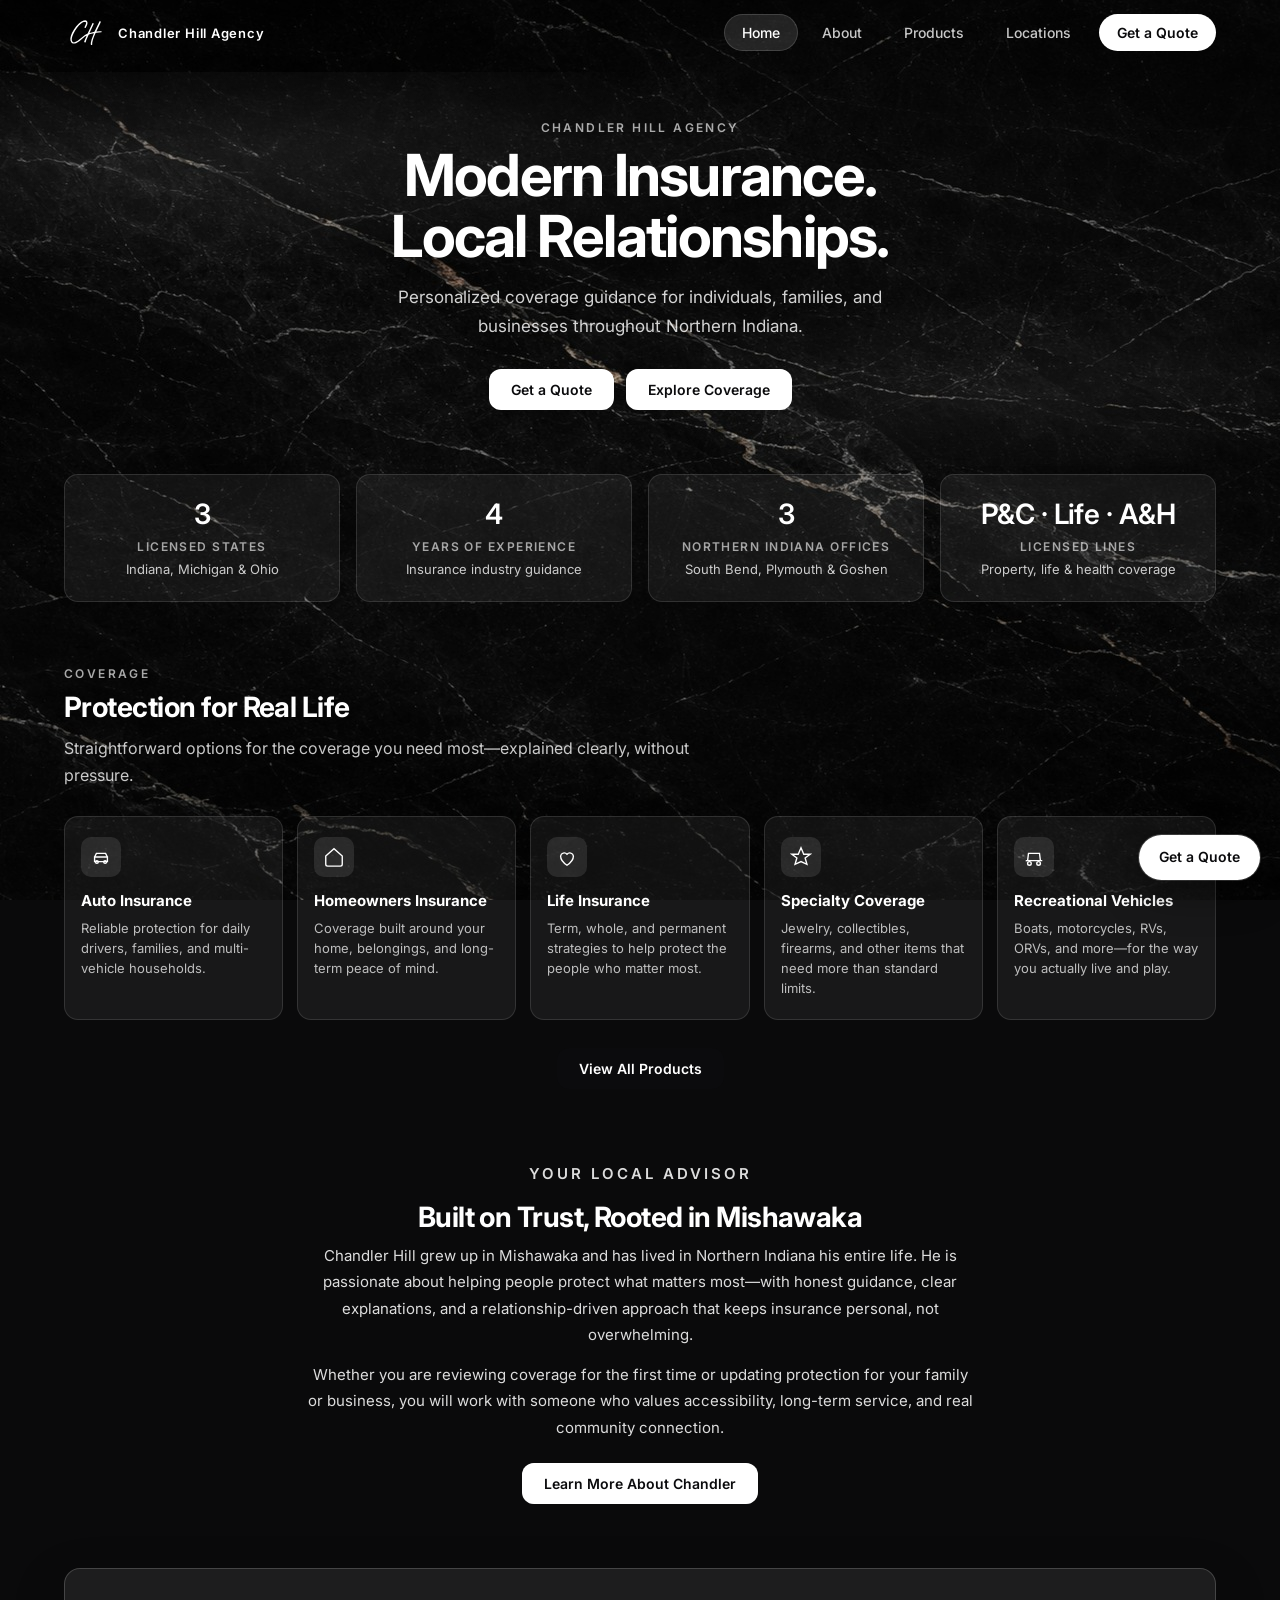
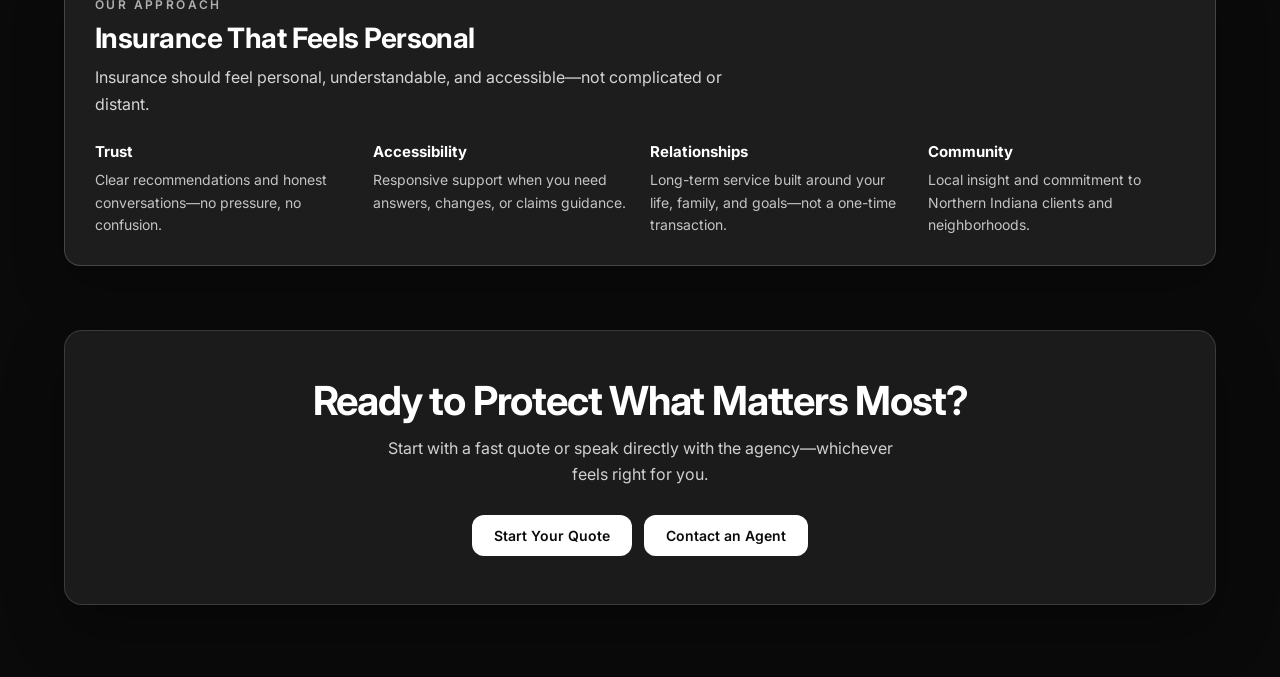
<file: index.html>
<!DOCTYPE html>
<html lang="en">
<head>
<meta charset="UTF-8">
<meta name="viewport" content="width=device-width, initial-scale=1.0">
<meta name="description" content="Chandler Hill Agency — modern insurance with local relationships. Personalized coverage for Northern Indiana families and businesses.">
<title>Chandler Hill Agency | Modern Insurance. Local Relationships.</title>

<link rel="preconnect" href="https://fonts.googleapis.com">
<link rel="preconnect" href="https://fonts.gstatic.com" crossorigin>
<link href="https://fonts.googleapis.com/css2?family=Inter:wght@400;500;600;700&display=swap" rel="stylesheet">
<link rel="stylesheet" href="style.css">
<link rel="preload" as="image" href="assets/marble.jpg">

<link rel="icon" type="image/svg+xml" href="assets/ch-logo.svg">
<link rel="icon" type="image/png" sizes="32x32" href="assets/favicon-32.png">
<link rel="icon" type="image/png" sizes="16x16" href="assets/favicon-16.png">
<link rel="apple-touch-icon" sizes="180x180" href="assets/apple-touch-icon.png">
<link rel="mask-icon" href="assets/ch-logo.svg" color="#000000">

<meta property="og:title" content="Chandler Hill Agency">
<meta property="og:description" content="Guidance first. Coverage second.">
<meta property="og:type" content="website">
<meta property="og:url" content="https://chandlerhillagency.com/">
<meta property="og:image" content="assets/ch-og.png">
<meta property="og:image:width" content="1200">
<meta property="og:image:height" content="630">
<meta name="twitter:card" content="summary_large_image">
</head>

<body>
  <div class="marble-bg" aria-hidden="true">
    <img class="marble-bg-img" src="assets/marble.jpg" srcset="assets/marble.jpg 1600w" sizes="100vw" alt="" width="1600" height="900" decoding="async" fetchpriority="high">
  </div>
  <div class="marble-overlay" aria-hidden="true"></div>

  <header class="site-header" id="siteHeader">
    <div class="header-inner">
      <a class="header-brand" href="#home" aria-label="Chandler Hill Agency home">
        <img class="header-logo" src="assets/ch-logo.svg" alt="">
        <span class="header-brand-text">Chandler Hill Agency</span>
      </a>

      <nav class="header-nav" aria-label="Primary">
        <button type="button" class="nav-link is-active" data-section="home">Home</button>
        <button type="button" class="nav-link" data-section="about">About</button>
        <button type="button" class="nav-link" data-section="products">Products</button>
        <button type="button" class="nav-link" data-section="locations">Locations</button>
        <button type="button" class="nav-link nav-link-cta" data-section="quotes">Get a Quote</button>
      </nav>

      <button type="button" class="mobile-toggle" id="mobileToggle" aria-label="Open menu" aria-expanded="false" aria-controls="mobileNav">
        <span></span><span></span><span></span>
      </button>
    </div>

    <nav class="mobile-nav" id="mobileNav" aria-label="Mobile">
      <button type="button" class="nav-link is-active" data-section="home">Home</button>
      <button type="button" class="nav-link" data-section="about">About</button>
      <button type="button" class="nav-link" data-section="products">Products</button>
      <button type="button" class="nav-link" data-section="locations">Locations</button>
      <button type="button" class="nav-link nav-link-cta" data-section="quotes">Get a Quote</button>
    </nav>
  </header>

  <a href="#quotes" class="floating-cta" id="floatingCta">Get a Quote</a>

  <main class="site-main">
    <!-- ========== HOME ========== -->
    <section id="home" class="section-panel section-home is-active" data-panel="home" aria-label="Chandler Hill Agency home">
      <div class="home-page">
        <div class="home-hero reveal">
          <div class="home-hero-inner">
            <div class="home-hero-copy">
              <p class="eyebrow">Chandler Hill Agency</p>
              <h1 class="home-hero-title">Modern Insurance.<br>Local Relationships.</h1>
              <p class="home-hero-lead">Personalized coverage guidance for individuals, families, and businesses throughout Northern Indiana.</p>
              <div class="home-hero-actions">
                <button type="button" class="btn-primary" data-goto-quotes>Get a Quote</button>
                <button type="button" class="btn-primary btn-primary-outline" data-goto-section="products">Explore Coverage</button>
              </div>
            </div>
          </div>
        </div>

        <section class="home-trust" aria-labelledby="home-trust-heading">
          <div class="home-section-inner">
            <h2 id="home-trust-heading" class="visually-hidden">Credentials and experience</h2>
            <div class="home-trust-grid">
              <article class="home-trust-card reveal">
                <p class="home-trust-value">3</p>
                <p class="home-trust-label">Licensed states</p>
                <p class="home-trust-detail">Indiana, Michigan &amp; Ohio</p>
              </article>
              <article class="home-trust-card reveal">
                <p class="home-trust-value">4</p>
                <p class="home-trust-label">Years of experience</p>
                <p class="home-trust-detail">Insurance industry guidance</p>
              </article>
              <article class="home-trust-card reveal">
                <p class="home-trust-value">3</p>
                <p class="home-trust-label">Northern Indiana offices</p>
                <p class="home-trust-detail">South Bend, Plymouth &amp; Goshen</p>
              </article>
              <article class="home-trust-card reveal">
                <p class="home-trust-value">P&amp;C · Life · A&amp;H</p>
                <p class="home-trust-label">Licensed lines</p>
                <p class="home-trust-detail">Property, life &amp; health coverage</p>
              </article>
            </div>
          </div>
        </section>

        <section class="home-coverages" aria-labelledby="home-coverages-heading">
          <div class="home-section-inner">
            <div class="home-section-header reveal">
              <p class="eyebrow">Coverage</p>
              <h2 id="home-coverages-heading" class="subsection-title">Protection for Real Life</h2>
              <p class="home-section-lead">Straightforward options for the coverage you need most—explained clearly, without pressure.</p>
            </div>
            <div class="home-coverage-grid">
              <article class="home-coverage-card reveal">
                <div class="home-coverage-icon" aria-hidden="true"><svg viewBox="0 0 24 24" fill="none" stroke="currentColor" stroke-width="1.5"><path d="M5 17h14v-5H5v5zM5 12l2-4h10l2 4"/><circle cx="7.5" cy="17.5" r="1.5"/><circle cx="16.5" cy="17.5" r="1.5"/></svg></div>
                <h3>Auto Insurance</h3>
                <p>Reliable protection for daily drivers, families, and multi-vehicle households.</p>
              </article>
              <article class="home-coverage-card reveal">
                <div class="home-coverage-icon" aria-hidden="true"><svg viewBox="0 0 24 24" fill="none" stroke="currentColor" stroke-width="1.5"><path d="M3 11l9-8 9 8v9a2 2 0 0 1-2 2H5a2 2 0 0 1-2-2z"/></svg></div>
                <h3>Homeowners Insurance</h3>
                <p>Coverage built around your home, belongings, and long-term peace of mind.</p>
              </article>
              <article class="home-coverage-card reveal">
                <div class="home-coverage-icon" aria-hidden="true"><svg viewBox="0 0 24 24" fill="none" stroke="currentColor" stroke-width="1.5"><path d="M12 21s-7-4.5-7-10a4 4 0 0 1 7-2 4 4 0 0 1 7 2c0 5.5-7 10-7 10z"/></svg></div>
                <h3>Life Insurance</h3>
                <p>Term, whole, and permanent strategies to help protect the people who matter most.</p>
              </article>
              <article class="home-coverage-card reveal">
                <div class="home-coverage-icon" aria-hidden="true"><svg viewBox="0 0 24 24" fill="none" stroke="currentColor" stroke-width="1.5"><path d="M12 2l3 7h7l-5.5 4 2 7L12 17l-6.5 3 2-7L2 9h7z"/></svg></div>
                <h3>Specialty Coverage</h3>
                <p>Jewelry, collectibles, firearms, and other items that need more than standard limits.</p>
              </article>
              <article class="home-coverage-card reveal">
                <div class="home-coverage-icon" aria-hidden="true"><svg viewBox="0 0 24 24" fill="none" stroke="currentColor" stroke-width="1.5"><path d="M3 16h18M5 16l1-8h12l1 8"/><circle cx="7" cy="19" r="2"/><circle cx="17" cy="19" r="2"/></svg></div>
                <h3>Recreational Vehicles</h3>
                <p>Boats, motorcycles, RVs, ORVs, and more—for the way you actually live and play.</p>
              </article>
            </div>
            <div class="home-section-cta reveal">
              <button type="button" class="btn-primary btn-primary-light" data-goto-section="products">View All Products</button>
            </div>
          </div>
        </section>

        <section class="home-about-preview" aria-labelledby="home-about-heading">
          <div class="home-section-inner home-about-preview-copy-only">
            <div class="home-about-preview-copy reveal">
              <p class="eyebrow">Your local advisor</p>
              <h2 id="home-about-heading" class="subsection-title">Built on Trust, Rooted in Mishawaka</h2>
              <p>Chandler Hill grew up in Mishawaka and has lived in Northern Indiana his entire life. He is passionate about helping people protect what matters most—with honest guidance, clear explanations, and a relationship-driven approach that keeps insurance personal, not overwhelming.</p>
              <p>Whether you are reviewing coverage for the first time or updating protection for your family or business, you will work with someone who values accessibility, long-term service, and real community connection.</p>
              <button type="button" class="btn-primary btn-primary-outline" data-goto-section="about">Learn More About Chandler</button>
            </div>
          </div>
        </section>

        <section class="home-values" aria-labelledby="home-values-heading">
          <div class="home-section-inner">
            <div class="home-values-panel glass-panel reveal">
              <p class="eyebrow">Our approach</p>
              <h2 id="home-values-heading" class="subsection-title">Insurance That Feels Personal</h2>
              <p class="home-values-lead">Insurance should feel personal, understandable, and accessible—not complicated or distant.</p>
              <div class="home-values-grid">
                <article class="home-value-item">
                  <h3>Trust</h3>
                  <p>Clear recommendations and honest conversations—no pressure, no confusion.</p>
                </article>
                <article class="home-value-item">
                  <h3>Accessibility</h3>
                  <p>Responsive support when you need answers, changes, or claims guidance.</p>
                </article>
                <article class="home-value-item">
                  <h3>Relationships</h3>
                  <p>Long-term service built around your life, family, and goals—not a one-time transaction.</p>
                </article>
                <article class="home-value-item">
                  <h3>Community</h3>
                  <p>Local insight and commitment to Northern Indiana clients and neighborhoods.</p>
                </article>
              </div>
            </div>
          </div>
        </section>

        <section class="home-final-cta" aria-labelledby="home-final-cta-heading">
          <div class="home-section-inner">
            <div class="home-final-cta-panel reveal">
              <h2 id="home-final-cta-heading" class="home-final-cta-title">Ready to Protect What Matters Most?</h2>
              <p class="home-final-cta-lead">Start with a fast quote or speak directly with the agency—whichever feels right for you.</p>
              <div class="home-hero-actions">
                <button type="button" class="btn-primary" data-goto-quotes>Start Your Quote</button>
                <a class="btn-primary btn-primary-outline" href="tel:+15743090107">Contact an Agent</a>
              </div>
            </div>
          </div>
        </section>
      </div>
    </section>

    <!-- ========== ABOUT ========== -->
    <section id="about" class="section-panel" data-panel="about" aria-hidden="true" aria-label="About Chandler Hill Agency">
      <div class="section-inner">
        <div class="section-hero reveal">
          <p class="eyebrow">About Us</p>
          <h1 class="section-title">Insurance Built Around People</h1>
        </div>

        <div class="about-intro reveal">
          <div class="about-photo-wrap">
            <img class="about-photo" src="assets/chandler-hill.png" alt="Chandler Hill, founder of Chandler Hill Agency" width="400" height="400">
          </div>
          <div class="about-intro-text">
            <p class="about-name">Chandler Hill</p>
            <p class="about-role">Licensed Producer</p>
            <p class="about-intro-lead">Personal guidance for auto, home, life, and specialty coverage—without the runaround.</p>
          </div>
        </div>

        <div class="about-grid">
          <div class="glass-panel about-copy reveal">
            <p>At Chandler Hill Agency, insurance is built around real people, not generic policies. We focus on helping individuals, families, and business owners protect what matters most with straightforward guidance, responsive service, and coverage tailored to real-life situations.</p>
            <p>We understand that insurance can feel complicated and impersonal. Our goal is to simplify the process, explain your options clearly, and help you make confident decisions without pressure or confusion. Whether you're insuring your first vehicle, protecting a home, adding specialty coverage, or planning long-term financial security through life insurance, we're here to help every step of the way.</p>
            <p>The agency is built on relationships, trust, and accessibility. We believe clients deserve an advisor who actually answers the phone, explains the details, and advocates for them when it matters most.</p>
          </div>

          <div class="about-cards">
            <article class="value-card reveal">
              <div class="value-icon" aria-hidden="true">
                <svg viewBox="0 0 24 24" fill="none" stroke="currentColor" stroke-width="1.5"><path d="M12 21s-7-4.5-7-10a4 4 0 0 1 7-2 4 4 0 0 1 7 2c0 5.5-7 10-7 10z"/></svg>
              </div>
              <h3>People First</h3>
              <p>Coverage recommendations shaped around your life, family, and goals—not one-size-fits-all templates.</p>
            </article>
            <article class="value-card reveal">
              <div class="value-icon" aria-hidden="true">
                <svg viewBox="0 0 24 24" fill="none" stroke="currentColor" stroke-width="1.5"><path d="M4 6h16M4 12h10M4 18h16"/></svg>
              </div>
              <h3>Clear Guidance</h3>
              <p>Plain-language explanations so you understand your options and can decide with confidence.</p>
            </article>
            <article class="value-card reveal">
              <div class="value-icon" aria-hidden="true">
                <svg viewBox="0 0 24 24" fill="none" stroke="currentColor" stroke-width="1.5"><path d="M22 16.92v3a2 2 0 0 1-2.18 2 19.79 19.79 0 0 1-8.63-3.07 19.5 19.5 0 0 1-6-6 19.79 19.79 0 0 1-3.07-8.67A2 2 0 0 1 4.11 2h3a2 2 0 0 1 2 1.72c.127.96.361 1.903.7 2.81a2 2 0 0 1-.45 2.11L8.09 9.91a16 16 0 0 0 6 6l1.27-1.27a2 2 0 0 1 2.11-.45c.907.339 1.85.573 2.81.7A2 2 0 0 1 22 16.92z"/></svg>
              </div>
              <h3>Responsive Service</h3>
              <p>Real support when it matters—quotes, changes, claims guidance, and advocacy you can reach.</p>
            </article>
          </div>
        </div>


        <div class="about-gallery reveal" aria-label="Photo gallery">
          <figure class="about-gallery-item">
            <div class="about-photo-wrap about-gallery-frame">
              <img class="about-photo" src="assets/about-gallery-1.png" alt="Chandler Hill with family and friends in the community" width="168" height="168" loading="lazy">
            </div>
            <figcaption class="about-gallery-caption">Community &amp; family</figcaption>
          </figure>
          <figure class="about-gallery-item">
            <div class="about-photo-wrap about-gallery-frame">
              <img class="about-photo" src="assets/about-gallery-2.png" alt="Chandler Hill with his mother" width="168" height="168" loading="lazy">
            </div>
            <figcaption class="about-gallery-caption">Family first</figcaption>
          </figure>
          <figure class="about-gallery-item">
            <div class="about-photo-wrap about-gallery-frame">
              <img class="about-photo" src="assets/about-gallery-3.png" alt="Chandler Hill at a Notre Dame game in Northern Indiana" width="168" height="168" loading="lazy">
            </div>
            <figcaption class="about-gallery-caption">Rooted in Northern Indiana</figcaption>
          </figure>
          <figure class="about-gallery-item">
            <div class="about-photo-wrap about-gallery-frame">
              <img class="about-photo" src="assets/about-gallery-4.png" alt="Chandler Hill at an industry event" width="168" height="168" loading="lazy">
            </div>
            <figcaption class="about-gallery-caption">Industry &amp; community</figcaption>
          </figure>
          <figure class="about-gallery-item about-gallery-item--desktop-only">
            <div class="about-photo-wrap about-gallery-frame">
              <img class="about-photo" src="assets/about-gallery-5.png" alt="Chandler Hill at a Notre Dame football game" width="168" height="168" loading="lazy">
            </div>
            <figcaption class="about-gallery-caption">Northern Indiana life</figcaption>
          </figure>
        </div>

        <section class="about-bio reveal" aria-labelledby="about-bio-heading">
          <div class="about-bio-header">
            <p class="eyebrow">Meet Chandler</p>
            <h2 id="about-bio-heading" class="subsection-title">Rooted in the Community</h2>
            <p class="about-bio-subtitle">Local experience. Modern protection. Long-term vision.</p>
          </div>

          <div class="about-bio-grid">
            <div class="glass-panel about-bio-copy reveal">
              <p>Chandler Hill grew up in Mishawaka, Indiana and has lived in the area his entire life. He has a deep appreciation for Northern Indiana and the people who make this community strong—and he is passionate about helping individuals, families, and businesses protect what matters most. Trust, honesty, accessibility, and genuine service are not marketing phrases here; they are how he works every day.</p>

              <p>With four years of insurance industry experience—including nearly two years with the Tim Doud Agency—Chandler focuses on explaining coverage in plain language so clients can make confident decisions. His goal is simple: make insurance feel less confusing and more personal, with guidance that respects your time and your situation.</p>

              <p>Outside of client work, Chandler stays engaged with technology, music and audio production, business development, and personal growth. Those interests keep him curious and adaptable—but his priority remains the same: building real relationships and helping people navigate protection with clarity.</p>

              <p>He considers himself fortunate to have many great friends in his life, and family remains central to who he is. His closest family includes his mother, grandfather, brother, aunt, uncles, nieces, nephews, and cousins. Loyalty, community, and long-term connection shape how he approaches both life and business.</p>

              <p>Looking ahead, Chandler plans to keep growing within the insurance industry while staying committed to Northern Indiana. He wants to build a modern, relationship-driven experience—combining personal service with practical tools—so clients can reach him, understand their coverage, and feel supported for the long term.</p>
            </div>

            <aside class="about-bio-aside reveal">
              <div class="about-stats">
                <article class="about-stat-card">
                  <p class="about-stat-value">4</p>
                  <p class="about-stat-label">Years in insurance</p>
                </article>
                <article class="about-stat-card">
                  <p class="about-stat-value">2</p>
                  <p class="about-stat-label">Years with Tim Doud Agency</p>
                </article>
                <article class="about-stat-card">
                  <p class="about-stat-value">3</p>
                  <p class="about-stat-label">Licensed states</p>
                </article>
              </div>

              <div class="glass-panel about-credentials">
                <h3 class="about-credentials-title">Licenses &amp; credentials</h3>
                <ul class="about-credential-list">
                  <li><span class="about-credential-label">States</span> Indiana, Michigan, Ohio</li>
                  <li><span class="about-credential-label">Lines</span> Property &amp; Casualty, Life, Accident &amp; Health</li>
                  <li><span class="about-credential-label">Technical</span> Certified Cybersecurity Technician, CompTIA Security+</li>
                </ul>
                <p class="about-credentials-note">A security-minded approach supports careful review, clear communication, and modern client service—without losing the personal side of insurance.</p>
              </div>

              <div class="about-timeline glass-panel">
                <h3 class="about-credentials-title">Experience</h3>
                <ol class="about-timeline-list">
                  <li>
                    <span class="about-timeline-year">Present</span>
                    <span class="about-timeline-text">Licensed producer focused on clear, relationship-driven coverage guidance.</span>
                  </li>
                  <li>
                    <span class="about-timeline-year">~2 yrs</span>
                    <span class="about-timeline-text">Tim Doud Agency — client service, quotes, and coverage education.</span>
                  </li>
                  <li>
                    <span class="about-timeline-year">4 yrs</span>
                    <span class="about-timeline-text">Insurance industry experience across personal and specialty needs.</span>
                  </li>
                </ol>
              </div>
            </aside>
          </div>
        </section>

        <div class="direct-contact reveal">
          <div class="direct-contact-header">
            <p class="eyebrow">Direct Contact</p>
            <h2 class="subsection-title">Speak With Chandler Hill Agency</h2>
            <p class="direct-contact-lead">Questions about coverage or ready to talk? Reach out directly—we're here to help.</p>
          </div>
          <div class="contact-grid">
            <article class="contact-card">
              <div class="contact-card-icon" aria-hidden="true">
                <svg viewBox="0 0 24 24" fill="none" stroke="currentColor" stroke-width="1.5"><path d="M22 16.92v3a2 2 0 0 1-2.18 2 19.79 19.79 0 0 1-8.63-3.07 19.5 19.5 0 0 1-6-6 19.79 19.79 0 0 1-3.07-8.67A2 2 0 0 1 4.11 2h3a2 2 0 0 1 2 1.72c.127.96.361 1.903.7 2.81a2 2 0 0 1-.45 2.11L8.09 9.91a16 16 0 0 0 6 6l1.27-1.27a2 2 0 0 1 2.11-.45c.907.339 1.85.573 2.81.7A2 2 0 0 1 22 16.92z"/></svg>
              </div>
              <p class="contact-card-label">Primary Line</p>
              <a class="contact-card-phone" href="tel:+15743090107">(574) 309-0107</a>
              <div class="contact-card-actions">
                <a class="btn-contact btn-contact-primary" href="tel:+15743090107">Call Now</a>
                <a class="btn-contact btn-contact-secondary" href="tel:+15743090107">Speak With an Agent</a>
              </div>
            </article>
            <article class="contact-card">
              <div class="contact-card-icon" aria-hidden="true">
                <svg viewBox="0 0 24 24" fill="none" stroke="currentColor" stroke-width="1.5"><path d="M22 16.92v3a2 2 0 0 1-2.18 2 19.79 19.79 0 0 1-8.63-3.07 19.5 19.5 0 0 1-6-6 19.79 19.79 0 0 1-3.07-8.67A2 2 0 0 1 4.11 2h3a2 2 0 0 1 2 1.72c.127.96.361 1.903.7 2.81a2 2 0 0 1-.45 2.11L8.09 9.91a16 16 0 0 0 6 6l1.27-1.27a2 2 0 0 1 2.11-.45c.907.339 1.85.573 2.81.7A2 2 0 0 1 22 16.92z"/></svg>
              </div>
              <p class="contact-card-label">Agency Line</p>
              <a class="contact-card-phone" href="tel:+15744651495">(574) 465-1495</a>
              <div class="contact-card-actions">
                <a class="btn-contact btn-contact-primary" href="tel:+15744651495">Call Now</a>
                <a class="btn-contact btn-contact-secondary" href="tel:+15744651495">Speak With an Agent</a>
              </div>
            </article>
          </div>
        </div>

        <div class="section-cta-row reveal">
          <p>Ready to explore coverage tailored to you?</p>
          <button type="button" class="btn-primary" data-goto-quotes>Request a Quote</button>
        </div>

        <!-- TEMPORARY DISCLOSURE — REMOVE WHEN CHANDLER HILL AGENCY OPERATES UNDER ITS OWN APPOINTMENTS -->
        <div data-temp-disclosure-mount></div>
      </div>
    </section>

    <!-- ========== PRODUCTS ========== -->
    <section id="products" class="section-panel" data-panel="products" aria-hidden="true" aria-label="Insurance products">
      <div class="section-inner">
        <div class="section-hero reveal">
          <p class="eyebrow">Products &amp; Services</p>
          <h2 class="section-title">Coverage for Every Chapter of Life</h2>
          <p class="section-lead">Personal, specialty, and life insurance solutions—with expert guidance on every policy.</p>
        </div>

        <div class="product-category reveal">
          <h3 class="category-title">Personal Insurance</h3>
          <div class="product-grid">
            <article class="product-card">
              <div class="product-icon" aria-hidden="true"><svg viewBox="0 0 24 24" fill="none" stroke="currentColor" stroke-width="1.5"><path d="M5 17h14l-1-7H6l-1 7zM7 10l1.5-4h7L17 10"/><circle cx="7.5" cy="17.5" r="1.5"/><circle cx="16.5" cy="17.5" r="1.5"/></svg></div>
              <h4>Auto Insurance</h4>
              <p>Reliable protection for your vehicles with options that fit how you drive and what you own.</p>
            </article>
            <article class="product-card">
              <div class="product-icon" aria-hidden="true"><svg viewBox="0 0 24 24" fill="none" stroke="currentColor" stroke-width="1.5"><path d="M3 11l9-8 9 8v9a2 2 0 0 1-2 2H5a2 2 0 0 1-2-2z"/><path d="M9 22V12h6v10"/></svg></div>
              <h4>Homeowners Insurance</h4>
              <p>Safeguard your home, belongings, and liability with coverage tailored to your property.</p>
            </article>
            <article class="product-card">
              <div class="product-icon" aria-hidden="true"><svg viewBox="0 0 24 24" fill="none" stroke="currentColor" stroke-width="1.5"><rect x="4" y="4" width="16" height="16" rx="2"/><path d="M9 20v-6h6v6"/></svg></div>
              <h4>Renters Insurance</h4>
              <p>Affordable protection for personal property and liability while you rent.</p>
            </article>
            <article class="product-card">
              <div class="product-icon" aria-hidden="true"><svg viewBox="0 0 24 24" fill="none" stroke="currentColor" stroke-width="1.5"><path d="M12 3v18M3 12h18"/><circle cx="12" cy="12" r="9"/></svg></div>
              <h4>Umbrella Insurance</h4>
              <p>Extra liability limits that extend protection beyond your primary policies.</p>
            </article>
            <article class="product-card">
              <div class="product-icon" aria-hidden="true"><svg viewBox="0 0 24 24" fill="none" stroke="currentColor" stroke-width="1.5"><circle cx="6" cy="17" r="2"/><circle cx="18" cy="17" r="2"/><path d="M4 17h2l2-8h8l2 8h2"/></svg></div>
              <h4>Motorcycle Insurance</h4>
              <p>Coverage built for riders—on the road, in storage, and everywhere in between.</p>
            </article>
            <article class="product-card">
              <div class="product-icon" aria-hidden="true"><svg viewBox="0 0 24 24" fill="none" stroke="currentColor" stroke-width="1.5"><rect x="2" y="8" width="20" height="10" rx="2"/><path d="M6 8V6a2 2 0 0 1 2-2h8a2 2 0 0 1 2 2v2"/></svg></div>
              <h4>RV &amp; Trailer Insurance</h4>
              <p>Protection for recreational vehicles and trailers at home and on the open road.</p>
            </article>
            <article class="product-card">
              <div class="product-icon" aria-hidden="true"><svg viewBox="0 0 24 24" fill="none" stroke="currentColor" stroke-width="1.5"><path d="M4 16l4-8h8l4 8"/><path d="M6 16h12"/></svg></div>
              <h4>ORV Insurance</h4>
              <p>Off-road vehicle coverage for ATVs, UTVs, and the adventures you take them on.</p>
            </article>
            <article class="product-card">
              <div class="product-icon" aria-hidden="true"><svg viewBox="0 0 24 24" fill="none" stroke="currentColor" stroke-width="1.5"><circle cx="8" cy="16" r="2"/><circle cx="16" cy="16" r="2"/><path d="M6 16h12l-1-6H7l-1 6z"/></svg></div>
              <h4>Golf Cart Insurance</h4>
              <p>Liability and physical damage options for golf carts and low-speed vehicles.</p>
            </article>
            <article class="product-card">
              <div class="product-icon" aria-hidden="true"><svg viewBox="0 0 24 24" fill="none" stroke="currentColor" stroke-width="1.5"><path d="M3 18h18M6 14l3-8h6l3 8"/><path d="M8 18v2M16 18v2"/></svg></div>
              <h4>Boat &amp; Watercraft Insurance</h4>
              <p>On-water and off-water protection for boats, personal watercraft, and equipment.</p>
            </article>
            <article class="product-card">
              <div class="product-icon" aria-hidden="true"><svg viewBox="0 0 24 24" fill="none" stroke="currentColor" stroke-width="1.5"><path d="M12 3c4 4 4 14 0 18-4-4-4-14 0-18z"/><path d="M4 12h16"/></svg></div>
              <h4>Flood Insurance</h4>
              <p>Separate flood coverage to protect property where standard homeowners policies may not.</p>
            </article>
            <article class="product-card product-card-link product-card-more" data-goto-quotes>
              <div class="product-icon" aria-hidden="true"><svg viewBox="0 0 24 24" fill="none" stroke="currentColor" stroke-width="1.5"><circle cx="12" cy="12" r="9"/><path d="M12 8v8M8 12h8"/></svg></div>
              <h4>&amp; More</h4>
              <p>Commercial, bonds, and additional coverage—tell us what you need and we'll find the right fit.</p>
            </article>
          </div>
        </div>

        <div class="product-category reveal">
          <h3 class="category-title">Specialty Coverage</h3>
          <div class="product-grid product-grid-compact">
            <article class="product-card">
              <div class="product-icon" aria-hidden="true"><svg viewBox="0 0 24 24" fill="none" stroke="currentColor" stroke-width="1.5"><path d="M12 2l3 7h7l-5.5 4 2 7L12 16l-6.5 4 2-7L2 9h7z"/></svg></div>
              <h4>Jewelry</h4>
              <p>Scheduled coverage for fine jewelry beyond standard personal property limits.</p>
            </article>
            <article class="product-card">
              <div class="product-icon" aria-hidden="true"><svg viewBox="0 0 24 24" fill="none" stroke="currentColor" stroke-width="1.5"><path d="M6 3h12l2 7-8 11L4 10l2-7z"/></svg></div>
              <h4>Furs</h4>
              <p>Specialized protection for fur garments and collections with proper valuation.</p>
            </article>
            <article class="product-card">
              <div class="product-icon" aria-hidden="true"><svg viewBox="0 0 24 24" fill="none" stroke="currentColor" stroke-width="1.5"><circle cx="12" cy="12" r="9"/><path d="M8 12h8M12 8v8"/></svg></div>
              <h4>Coins &amp; Collectibles</h4>
              <p>Coverage for rare coins, stamps, and collectible items with agreed values.</p>
            </article>
            <article class="product-card">
              <div class="product-icon" aria-hidden="true"><svg viewBox="0 0 24 24" fill="none" stroke="currentColor" stroke-width="1.5"><circle cx="12" cy="5" r="2"/><path d="M12 7v4l4 8H8l4-8V7"/></svg></div>
              <h4>Sporting Goods</h4>
              <p>Protection for high-value sports equipment, gear, and recreational assets.</p>
            </article>
            <article class="product-card">
              <div class="product-icon" aria-hidden="true"><svg viewBox="0 0 24 24" fill="none" stroke="currentColor" stroke-width="1.5"><rect x="3" y="8" width="18" height="12" rx="2"/><path d="M7 8V6a2 2 0 0 1 2-2h6a2 2 0 0 1 2 2v2"/></svg></div>
              <h4>Collector Items</h4>
              <p>Tailored schedules for antiques, memorabilia, and prized collections.</p>
            </article>
            <article class="product-card">
              <div class="product-icon" aria-hidden="true"><svg viewBox="0 0 24 24" fill="none" stroke="currentColor" stroke-width="1.5"><path d="M14.7 6.3a1 1 0 0 0 0 1.4l1.6 1.6a1 1 0 0 0 1.4 0l3.77-3.77a6 6 0 0 1-7.94 7.94l-6.91 6.91a2.12 2.12 0 0 1-3-3l6.91-6.91a6 6 0 0 1 7.94-7.94l-3.76 3.76z"/></svg></div>
              <h4>Tools</h4>
              <p>Coverage for professional or personal tools that exceed standard policy limits.</p>
            </article>
            <article class="product-card">
              <div class="product-icon" aria-hidden="true"><svg viewBox="0 0 24 24" fill="none" stroke="currentColor" stroke-width="1.5"><path d="M4 14h16M6 14V8a2 2 0 0 1 2-2h8a2 2 0 0 1 2 2v6"/><path d="M10 18h4"/></svg></div>
              <h4>Firearms</h4>
              <p>Scheduled firearm coverage with options for theft, loss, and liability needs.</p>
            </article>
            <article class="product-card">
              <div class="product-icon" aria-hidden="true"><svg viewBox="0 0 24 24" fill="none" stroke="currentColor" stroke-width="1.5"><path d="M14 2H6a2 2 0 0 0-2 2v16a2 2 0 0 0 2 2h12a2 2 0 0 0 2-2V8z"/><path d="M14 2v6h6M8 13h8M8 17h5"/></svg></div>
              <h4>SR-22 Filings</h4>
              <p>Certificate of financial responsibility filings when required by your state.</p>
            </article>
            <article class="product-card">
              <div class="product-icon" aria-hidden="true"><svg viewBox="0 0 24 24" fill="none" stroke="currentColor" stroke-width="1.5"><path d="M9 11l3 3L22 4"/><path d="M21 12v7a2 2 0 0 1-2 2H5a2 2 0 0 1-2-2V5a2 2 0 0 1 2-2h11"/></svg></div>
              <h4>Special Insurance Filings</h4>
              <p>Assistance with state-specific filings and compliance documentation you may need.</p>
            </article>
          </div>
        </div>

        <div class="product-category reveal" id="category-life">
          <h3 class="category-title">Life Insurance</h3>
          <div class="product-grid product-grid-compact">
            <article class="product-card">
              <div class="product-icon" aria-hidden="true"><svg viewBox="0 0 24 24" fill="none" stroke="currentColor" stroke-width="1.5"><path d="M12 3v18M3 12h18"/></svg></div>
              <h4>Term Life</h4>
              <p>Affordable coverage for a set period—ideal for mortgages, income, and growing families.</p>
            </article>
            <article class="product-card">
              <div class="product-icon" aria-hidden="true"><svg viewBox="0 0 24 24" fill="none" stroke="currentColor" stroke-width="1.5"><circle cx="12" cy="12" r="9"/><path d="M12 7v5l3 3"/></svg></div>
              <h4>Whole Life</h4>
              <p>Permanent protection with lifetime coverage and built-in cash value growth.</p>
            </article>
            <article class="product-card">
              <div class="product-icon" aria-hidden="true"><svg viewBox="0 0 24 24" fill="none" stroke="currentColor" stroke-width="1.5"><path d="M4 19h16M6 16l3-9 3 5 3-7 3 11"/></svg></div>
              <h4>Universal Life</h4>
              <p>Flexible permanent life insurance with adjustable premiums and death benefits.</p>
            </article>
            <article class="product-card">
              <div class="product-icon" aria-hidden="true"><svg viewBox="0 0 24 24" fill="none" stroke="currentColor" stroke-width="1.5"><path d="M12 21s-7-4.5-7-10a4 4 0 0 1 7-2 4 4 0 0 1 7 2c0 5.5-7 10-7 10z"/></svg></div>
              <h4>Final Expense</h4>
              <p>Simplified coverage designed to help families manage end-of-life expenses with dignity.</p>
            </article>
            <article class="product-card">
              <div class="product-icon" aria-hidden="true"><svg viewBox="0 0 24 24" fill="none" stroke="currentColor" stroke-width="1.5"><path d="M3 11l9-8 9 8v9a2 2 0 0 1-2 2H5a2 2 0 0 1-2-2z"/></svg></div>
              <h4>Mortgage Protection</h4>
              <p>Life coverage structured to help protect your home and loved ones from loan burden.</p>
            </article>
            <article class="product-card">
              <div class="product-icon" aria-hidden="true"><svg viewBox="0 0 24 24" fill="none" stroke="currentColor" stroke-width="1.5"><path d="M3 3v18h18"/><path d="M7 16l4-6 4 4 5-8"/></svg></div>
              <h4>Indexed Life Products</h4>
              <p>Growth-linked permanent life strategies for long-term protection and accumulation.</p>
            </article>
          </div>
        </div>

        <div class="premium-cta reveal">
          <h3>Protect What Matters Most</h3>
          <p>Get straightforward guidance and a fast quote—no pressure, no runaround.</p>
          <button type="button" class="btn-primary btn-primary-light" data-goto-quotes>Get a Quote</button>
        </div>

        <!-- TEMPORARY DISCLOSURE — REMOVE WHEN CHANDLER HILL AGENCY OPERATES UNDER ITS OWN APPOINTMENTS -->
        <div data-temp-disclosure-mount></div>
      </div>
    </section>

    <!-- ========== LOCATIONS ========== -->
    <section id="locations" class="section-panel" data-panel="locations" aria-hidden="true" aria-label="Office locations">
      <div class="section-inner">
        <div class="section-hero reveal">
          <p class="eyebrow">Locations</p>
          <h2 class="section-title">Local Service. Personalized Protection.</h2>
          <p class="section-lead">Chandler Hill Agency proudly serves clients throughout Northern Indiana with multiple convenient locations focused on personalized service, trusted coverage guidance, and responsive support.</p>
        </div>

        <div class="locations-grid">
          <article class="location-card reveal">
            <div class="location-card-header">
              <div class="location-icon" aria-hidden="true">
                <svg viewBox="0 0 24 24" fill="none" stroke="currentColor" stroke-width="1.5"><path d="M12 21s-7-4.5-7-10a4 4 0 0 1 7-2 4 4 0 0 1 7 2c0 5.5-7 10-7 10z"/><circle cx="12" cy="11" r="2.5"/></svg>
              </div>
              <h3 class="location-city">South Bend</h3>
            </div>
            <address class="location-address">
              2039 E Ireland Rd<br>
              South Bend, IN 46614
            </address>
            <a class="location-phone" href="tel:+15742326945">(574) 232-6945</a>
            <div class="location-actions">
              <a class="btn-location btn-location-primary" href="tel:+15742326945">Call Now</a>
              <a class="btn-location btn-location-secondary" href="https://www.google.com/maps/search/?api=1&amp;query=2039+E+Ireland+Rd,+South+Bend,+IN+46614" target="_blank" rel="noopener noreferrer">Get Directions</a>
            </div>
          </article>

          <article class="location-card reveal">
            <div class="location-card-header">
              <div class="location-icon" aria-hidden="true">
                <svg viewBox="0 0 24 24" fill="none" stroke="currentColor" stroke-width="1.5"><path d="M12 21s-7-4.5-7-10a4 4 0 0 1 7-2 4 4 0 0 1 7 2c0 5.5-7 10-7 10z"/><circle cx="12" cy="11" r="2.5"/></svg>
              </div>
              <h3 class="location-city">Plymouth</h3>
            </div>
            <address class="location-address">
              536 N Oak Dr<br>
              Plymouth, IN 46563
            </address>
            <a class="location-phone" href="tel:+15749367157">(574) 936-7157</a>
            <div class="location-actions">
              <a class="btn-location btn-location-primary" href="tel:+15749367157">Call Now</a>
              <a class="btn-location btn-location-secondary" href="https://www.google.com/maps/search/?api=1&amp;query=536+N+Oak+Dr,+Plymouth,+IN+46563" target="_blank" rel="noopener noreferrer">Get Directions</a>
            </div>
          </article>

          <article class="location-card reveal">
            <div class="location-card-header">
              <div class="location-icon" aria-hidden="true">
                <svg viewBox="0 0 24 24" fill="none" stroke="currentColor" stroke-width="1.5"><path d="M12 21s-7-4.5-7-10a4 4 0 0 1 7-2 4 4 0 0 1 7 2c0 5.5-7 10-7 10z"/><circle cx="12" cy="11" r="2.5"/></svg>
              </div>
              <h3 class="location-city">Goshen</h3>
            </div>
            <address class="location-address">
              114 E Clinton St<br>
              Goshen, IN 46528
            </address>
            <a class="location-phone" href="tel:+15745345696">(574) 534-5696</a>
            <div class="location-actions">
              <a class="btn-location btn-location-primary" href="tel:+15745345696">Call Now</a>
              <a class="btn-location btn-location-secondary" href="https://www.google.com/maps/search/?api=1&amp;query=114+E+Clinton+St,+Goshen,+IN+46528" target="_blank" rel="noopener noreferrer">Get Directions</a>
            </div>
          </article>
        </div>

        <div class="section-cta-row reveal">
          <p>Prefer to start online? Request a quote in minutes.</p>
          <button type="button" class="btn-primary" data-goto-quotes>Get a Quote</button>
        </div>

        <!-- TEMPORARY DISCLOSURE — REMOVE WHEN CHANDLER HILL AGENCY OPERATES UNDER ITS OWN APPOINTMENTS -->
        <div data-temp-disclosure-mount></div>
      </div>
    </section>

    <!-- ========== QUOTES (existing funnel) ========== -->
    <section id="quotes" class="section-panel section-quotes" data-panel="quotes" aria-hidden="true" aria-label="Request a quote">
      <div class="wrap">
        <div class="grid">
          <section class="left">
            <div class="brand">
              <img class="logo" src="assets/ch-logo.svg" alt="Chandler Hill">
              <div class="brandname">CHANDLER HILL AGENCY</div>
            </div>

            <h1>Guidance first.<br>Coverage second.</h1>

            <p class="sub">
              Tell me what you need. I'll help you get the right protection without the runaround.
            </p>

            <ul class="bullets">
              <li>Auto, home, renters, bundles.</li>
              <li>Fast quotes. No pressure.</li>
              <li>Real help when it matters most.</li>
            </ul>
          </section>

          <section class="right">
            <div id="formView">
              <h2>Request a quote</h2>

              <form id="leadForm">
                <label>First name</label>
                <input id="firstName" autocomplete="given-name" required>

                <label>Last name</label>
                <input id="lastName" autocomplete="family-name" required>

                <label>Email</label>
                <input id="email" type="email" autocomplete="email" required>

                <label>Phone</label>
                <input id="phone" autocomplete="tel" required>

                <label>Street address</label>
                <input id="street" autocomplete="street-address">

                <label>City</label>
                <input id="city" autocomplete="address-level2">

                <label>State</label>
                <select id="state">
                  <option value="">Select</option>
                  <!-- Options populated from config/states.js -->
                </select>

                <label>Zip code</label>
                <input id="zip" autocomplete="postal-code">

                <label>Insurance type</label>
                <select id="type">
                  <option value="">Select</option>
                  <optgroup label="Personal Insurance">
                    <option value="Auto Insurance">Auto Insurance</option>
                    <option value="Homeowners Insurance">Homeowners Insurance</option>
                    <option value="Renters Insurance">Renters Insurance</option>
                    <option value="Umbrella Insurance">Umbrella Insurance</option>
                    <option value="Motorcycle Insurance">Motorcycle Insurance</option>
                    <option value="RV &amp; Trailer Insurance">RV &amp; Trailer Insurance</option>
                    <option value="ORV Insurance">ORV Insurance</option>
                    <option value="Golf Cart Insurance">Golf Cart Insurance</option>
                    <option value="Boat &amp; Watercraft Insurance">Boat &amp; Watercraft Insurance</option>
                    <option value="Flood Insurance">Flood Insurance</option>
                  </optgroup>
                  <optgroup label="Specialty Coverage">
                    <option value="Jewelry">Jewelry</option>
                    <option value="Furs">Furs</option>
                    <option value="Coins &amp; Collectibles">Coins &amp; Collectibles</option>
                    <option value="Sporting Goods">Sporting Goods</option>
                    <option value="Collector Items">Collector Items</option>
                    <option value="Tools">Tools</option>
                    <option value="Firearms">Firearms</option>
                    <option value="SR-22 Filings">SR-22 Filings</option>
                    <option value="Special Insurance Filings">Special Insurance Filings</option>
                  </optgroup>
                  <optgroup label="Life Insurance">
                    <option value="Life Insurance">Life Insurance</option>
                  </optgroup>
                  <option value="Bundle">Bundle (Auto + Home)</option>
                </select>

                <div id="carCountWrap" class="hidden">
                  <label>How many cars?</label>
                  <select id="carCount">
                    <option value="">Select</option>
                    <option>1</option><option>2</option><option>3</option><option>4</option><option>5+</option>
                  </select>
                </div>

                <div id="heardAboutWrap" class="hidden">
                  <label>How did you hear about us?</label>
                  <select id="heardAbout">
                    <option value="">Select</option>
                    <option value="Google or Search">Google or Search</option>
                    <option value="Social Media">Social Media</option>
                    <option value="Friend or Colleague">Friend or Colleague</option>
                    <option value="Existing Client">Existing Client</option>
                    <option value="Advertisement">Advertisement</option>
                    <option value="Event or Community">Event or Community</option>
                    <option value="Other">Other</option>
                  </select>
                </div>

                <div id="referralWrap" class="hidden">
                  <p class="form-incentive">
                    <strong>Referral reward:</strong> These fields are optional—your quote will go through either way. If you include your referrer's phone, email, and address, you <em>and</em> the person who referred you may each receive a <strong>$25 Walmart or Speedway gift card</strong> (subject to program terms).
                  </p>
                  <label>Referrer's phone <span class="label-optional">(optional)</span></label>
                  <input id="referrerPhone" type="tel" autocomplete="tel">

                  <label>Referrer's email <span class="label-optional">(optional)</span></label>
                  <input id="referrerEmail" type="email" autocomplete="email">

                  <label>Referrer's address <span class="label-optional">(optional)</span></label>
                  <input id="referrerAddress" autocomplete="street-address" placeholder="Street, city, state, zip">
                </div>

                <button id="submitBtn" type="submit">Submit</button>
              </form>

              <div id="toast" class="toast hidden"></div>
            </div>

            <div id="thankYouView" class="hidden">
              <h2>Thank you<span id="tyName"></span>.</h2>
              <p class="sub">Got it. I'll review this and follow up shortly.</p>

              <button id="newRequestBtn" type="button">Submit another request</button>

              <div class="legal-block">
                <div class="legal-title">Privacy &amp; Data Protection</div>
                <div class="legal-text">
                  We collect only the information necessary to provide insurance quotes. Your data is never sold to third parties and is shared only with licensed insurance partners to fulfill your request. We use industry-standard safeguards to protect your information.
                </div>

                <div class="legal-title" style="margin-top:10px;">Terms of Service</div>
                <div class="legal-text">
                  By submitting this form, you agree to be contacted by phone, email, or text regarding insurance quotes and related services. Coverage availability and pricing are subject to carrier underwriting guidelines. Submitting this request does not bind coverage.
                </div>
              </div>
            </div>
          </section>
        </div>
      </div>

      <!-- TEMPORARY DISCLOSURE — REMOVE WHEN CHANDLER HILL AGENCY OPERATES UNDER ITS OWN APPOINTMENTS -->
      <div class="quotes-disclosure-wrap">
        <div data-temp-disclosure-mount></div>
      </div>
    </section>
  </main>

  <script src="config/states.js"></script>
  <script src="main.js"></script>
  <script src="nav.js"></script>
  <!-- TEMPORARY DISCLOSURE — REMOVE WHEN CHANDLER HILL AGENCY OPERATES UNDER ITS OWN APPOINTMENTS -->
  <script src="components/temp-disclosure/disclosure.js"></script>
</body>
</html>
</file>
<file: style.css>
:root{
  --card:#ffffff;
  --text:#0f172a;
  --muted:#6b7280;
  --border:#e5e7eb;
  --shadow: 0 20px 60px rgba(0,0,0,.35);
  --glass: rgba(255,255,255,.08);
  --glass-border: rgba(255,255,255,.18);
  --silver: #c8cdd4;
  --charcoal: #0b0b0d;
  --header-h: 72px;
}

*{box-sizing:border-box}
html{
  scroll-behavior:smooth;
  overflow-x:clip;
}
html,body{min-height:100%}

body{
  margin:0;
  font-family:Inter,system-ui,-apple-system,Segoe UI,Roboto,Arial;
  color:var(--text);
  background-color:#0a0a0b;
  padding-top:var(--header-h);
}

/* Fixed viewport marble — sharp on mobile & desktop (never stretched to page height) */
.marble-bg{
  position:fixed;
  inset:0;
  z-index:0;
  overflow:hidden;
  pointer-events:none;
  background:#0a0a0b;
  transform:translateZ(0);
  -webkit-transform:translateZ(0);
}

.marble-bg-img{
  position:absolute;
  inset:0;
  width:100%;
  height:100%;
  object-fit:cover;
  object-position:center center;
  display:block;
  transform:translateZ(0);
  -webkit-transform:translateZ(0);
  -webkit-backface-visibility:hidden;
  backface-visibility:hidden;
}

.marble-overlay{
  position:fixed;
  inset:0;
  z-index:1;
  pointer-events:none;
  background:linear-gradient(
    180deg,
    rgba(0,0,0,.42) 0%,
    rgba(0,0,0,.22) 42%,
    rgba(0,0,0,.5) 100%
  );
}

/* ---------- HEADER ---------- */

.site-header{
  position:fixed;
  top:0;
  left:0;
  right:0;
  z-index:200;
  transition:background .35s ease, box-shadow .35s ease, border-color .35s ease;
  border-bottom:1px solid transparent;
}

.site-header.is-scrolled{
  background:rgba(8,8,10,.72);
  backdrop-filter:blur(16px);
  -webkit-backdrop-filter:blur(16px);
  border-bottom-color:rgba(255,255,255,.1);
  box-shadow:0 8px 32px rgba(0,0,0,.35);
}

.header-inner{
  width:min(1200px, 100%);
  margin:0 auto;
  padding:14px 24px;
  display:flex;
  align-items:center;
  justify-content:space-between;
  gap:16px;
  position:relative;
  z-index:2;
}

.header-brand{
  display:flex;
  align-items:center;
  gap:12px;
  text-decoration:none;
  color:#fff;
  transition:opacity .25s ease;
}

.header-brand:hover{opacity:.88}

.header-logo{
  width:42px;
  height:auto;
  display:block;
}

.header-brand-text{
  font-size:13px;
  font-weight:600;
  letter-spacing:.06em;
  white-space:nowrap;
}

.header-nav{
  display:flex;
  align-items:center;
  gap:6px;
}

.nav-link{
  appearance:none;
  border:0;
  background:transparent;
  color:rgba(255,255,255,.78);
  font-family:inherit;
  font-size:14px;
  font-weight:500;
  padding:10px 18px;
  border-radius:999px;
  cursor:pointer;
  transition:color .25s ease, background .25s ease, transform .2s ease, box-shadow .25s ease;
}

.nav-link:hover{
  color:#fff;
  background:rgba(255,255,255,.08);
  transform:translateY(-1px);
}

.nav-link.is-active{
  color:#fff;
  background:rgba(255,255,255,.12);
  box-shadow:inset 0 0 0 1px rgba(255,255,255,.14);
}

.nav-link-cta,
.nav-link.nav-link-cta{
  background:#fff;
  color:var(--charcoal);
  font-weight:600;
  margin-left:4px;
}

.nav-link-cta:hover,
.nav-link.nav-link-cta:hover{
  background:#f4f4f5;
  color:var(--charcoal);
  box-shadow:0 8px 24px rgba(0,0,0,.25);
}

.mobile-toggle{
  display:none;
  flex-direction:column;
  justify-content:center;
  gap:5px;
  width:44px;
  height:44px;
  padding:10px;
  border:1px solid rgba(255,255,255,.2);
  border-radius:10px;
  background:rgba(255,255,255,.06);
  cursor:pointer;
}

.mobile-toggle span{
  display:block;
  height:2px;
  background:#fff;
  border-radius:2px;
  transition:transform .25s ease, opacity .25s ease;
}

.mobile-nav{
  display:none;
  flex-direction:column;
  gap:6px;
  padding:0 24px 16px;
  position:relative;
  z-index:2;
}

.mobile-nav.is-open{display:flex}

.mobile-nav .nav-link{
  width:100%;
  text-align:left;
}

/* ---------- FLOATING CTA ---------- */

.floating-cta{
  position:fixed;
  left:auto;
  right:max(20px, env(safe-area-inset-right, 0px));
  bottom:max(20px, env(safe-area-inset-bottom, 0px));
  z-index:90;
  max-width:min(320px, calc(100vw - 40px));
  max-width:min(320px, calc(100dvw - 40px));
  padding:14px 20px;
  border-radius:999px;
  background:#fff;
  color:var(--charcoal);
  font-size:14px;
  font-weight:600;
  line-height:1.2;
  white-space:nowrap;
  text-decoration:none;
  box-shadow:0 12px 40px rgba(0,0,0,.4), 0 0 0 1px rgba(255,255,255,.2);
  transition:transform .25s ease, box-shadow .25s ease, opacity .3s ease, visibility .3s ease;
}

.floating-cta:hover{
  transform:translateY(-2px);
  box-shadow:0 16px 48px rgba(0,0,0,.45);
}

.floating-cta.is-hidden{
  opacity:0;
  visibility:hidden;
  pointer-events:none;
  transform:translateY(8px);
}

/* ---------- MAIN / SECTIONS ---------- */

.site-main{
  position:relative;
  z-index:2;
}

.section-panel{
  display:none;
  animation:panelIn .45s ease forwards;
}

.section-panel.is-active{
  display:block;
}

@keyframes panelIn{
  from{opacity:0; transform:translateY(12px)}
  to{opacity:1; transform:translateY(0)}
}

.section-inner{
  width:min(1200px, 100%);
  margin:0 auto;
  padding:32px 24px 64px;
}

.section-hero{
  margin-bottom:32px;
}

.eyebrow{
  margin:0 0 10px;
  font-size:12px;
  font-weight:600;
  letter-spacing:.2em;
  text-transform:uppercase;
  color:rgba(255,255,255,.65);
}

.section-title{
  margin:0;
  font-size:clamp(32px, 5vw, 48px);
  line-height:1.08;
  letter-spacing:-.03em;
  color:#fff;
  max-width:720px;
}

.section-lead{
  margin:14px 0 0;
  max-width:640px;
  font-size:16px;
  line-height:1.65;
  color:rgba(255,255,255,.8);
}

/* ---------- UTILITIES ---------- */

.visually-hidden{
  position:absolute;
  width:1px;
  height:1px;
  padding:0;
  margin:-1px;
  overflow:hidden;
  clip:rect(0,0,0,0);
  white-space:nowrap;
  border:0;
}

.btn-primary-outline{
  background:transparent;
  color:#fff;
  box-shadow:inset 0 0 0 1px rgba(255,255,255,.35);
}

.btn-primary-outline:hover{
  background:rgba(255,255,255,.1);
  color:#fff;
}

a.btn-primary{
  display:inline-block;
  text-decoration:none;
  text-align:center;
}

/* ---------- HOME ---------- */

.section-home .home-page{
  width:100%;
}

.home-section-inner{
  width:min(1200px, 100%);
  margin:0 auto;
  padding:0 24px;
}

.home-hero{
  position:relative;
  padding:48px 24px 56px;
  overflow:hidden;
}

.home-hero::before{
  content:"";
  position:absolute;
  inset:0;
  background:
    radial-gradient(ellipse 80% 60% at 20% 20%, rgba(255,255,255,.08), transparent 55%),
    radial-gradient(ellipse 70% 50% at 80% 80%, rgba(255,255,255,.05), transparent 50%);
  pointer-events:none;
  animation:homeHeroGlow 12s ease-in-out infinite alternate;
}

@keyframes homeHeroGlow{
  from{opacity:.7; transform:scale(1)}
  to{opacity:1; transform:scale(1.03)}
}

.home-hero-inner{
  position:relative;
  z-index:1;
  width:min(820px, 100%);
  margin:0 auto;
  text-align:center;
}

.home-hero-inner .home-hero-lead{
  margin-left:auto;
  margin-right:auto;
}

.home-hero-inner .home-hero-actions{
  justify-content:center;
}

.home-hero-copy{
  display:flex;
  flex-direction:column;
  align-items:center;
  width:100%;
}

.home-hero-title{
  margin:0 auto 16px;
  font-size:clamp(36px, 6vw, 58px);
  line-height:1.05;
  letter-spacing:-.03em;
  color:#fff;
  max-width:640px;
  width:100%;
  text-align:center;
}

.home-hero-lead{
  margin:0 0 28px;
  max-width:540px;
  font-size:17px;
  line-height:1.7;
  color:rgba(255,255,255,.82);
}

.home-hero-actions{
  display:flex;
  flex-wrap:wrap;
  gap:12px;
}

.home-hero-portrait-wrap{
  width:min(320px, 100%);
  margin:0 auto;
  aspect-ratio:1 / 1;
  border-radius:20px;
  overflow:hidden;
  border:2px solid rgba(255,255,255,.22);
  box-shadow:0 28px 64px rgba(0,0,0,.45);
  background:rgba(255,255,255,.06);
  backdrop-filter:blur(8px);
  -webkit-backdrop-filter:blur(8px);
}

.home-hero-portrait{
  width:100%;
  height:100%;
  object-fit:cover;
  object-position:center top;
  display:block;
}

.home-trust{
  padding:8px 0 48px;
}

.home-trust-grid{
  display:grid;
  grid-template-columns:repeat(4, 1fr);
  gap:16px;
}

.home-trust-card{
  background:rgba(255,255,255,.06);
  border:1px solid rgba(255,255,255,.12);
  border-radius:14px;
  padding:22px 18px;
  text-align:center;
  backdrop-filter:blur(12px);
  -webkit-backdrop-filter:blur(12px);
  transition:transform .3s ease, border-color .3s ease, box-shadow .3s ease;
}

.home-trust-card:hover{
  transform:translateY(-3px);
  border-color:rgba(255,255,255,.24);
  box-shadow:0 16px 40px rgba(0,0,0,.28);
}

.home-trust-value{
  margin:0 0 8px;
  font-size:clamp(22px, 3vw, 28px);
  font-weight:600;
  color:#fff;
  letter-spacing:-.02em;
}

.home-trust-label{
  margin:0 0 6px;
  font-size:12px;
  font-weight:600;
  letter-spacing:.12em;
  text-transform:uppercase;
  color:rgba(255,255,255,.62);
}

.home-trust-detail{
  margin:0;
  font-size:13px;
  line-height:1.5;
  color:rgba(255,255,255,.78);
}

.home-coverages{
  padding:16px 0 56px;
}

.home-section-header{
  max-width:640px;
  margin-bottom:28px;
}

.home-section-lead{
  margin:12px 0 0;
  font-size:16px;
  line-height:1.65;
  color:rgba(255,255,255,.78);
}

.home-coverage-grid{
  display:grid;
  grid-template-columns:repeat(5, 1fr);
  gap:14px;
}

.home-coverage-card{
  background:rgba(255,255,255,.06);
  border:1px solid rgba(255,255,255,.12);
  border-radius:14px;
  padding:20px 16px;
  backdrop-filter:blur(12px);
  -webkit-backdrop-filter:blur(12px);
  transition:transform .3s ease, border-color .3s ease, box-shadow .3s ease;
}

.home-coverage-card:hover{
  transform:translateY(-4px);
  border-color:rgba(255,255,255,.22);
  box-shadow:0 14px 36px rgba(0,0,0,.3);
}

.home-coverage-icon{
  width:40px;
  height:40px;
  display:flex;
  align-items:center;
  justify-content:center;
  border-radius:10px;
  background:rgba(255,255,255,.1);
  margin-bottom:14px;
  color:#fff;
}

.home-coverage-icon svg{
  width:22px;
  height:22px;
}

.home-coverage-card h3{
  margin:0 0 8px;
  font-size:15px;
  color:#fff;
}

.home-coverage-card p{
  margin:0;
  font-size:13px;
  line-height:1.55;
  color:rgba(255,255,255,.72);
}

.home-section-cta{
  margin-top:28px;
  text-align:center;
}

.home-about-preview{
  padding:16px 0 56px;
}

.home-about-preview-copy-only{
  max-width:720px;
  margin:0 auto;
}

.home-about-preview-copy-only .home-about-preview-copy{
  text-align:center;
}

.home-about-preview-copy p{
  margin:0 0 14px;
  font-size:15px;
  line-height:1.75;
  color:rgba(255,255,255,.86);
}

.home-about-preview-copy .btn-primary-outline{
  margin-top:8px;
}

.home-values{
  padding:8px 0 56px;
}

.home-values-panel{
  padding:32px 34px;
}

.home-values-lead{
  margin:0 0 24px;
  max-width:640px;
  font-size:16px;
  line-height:1.7;
  color:rgba(255,255,255,.82);
}

.home-values-grid{
  display:grid;
  grid-template-columns:repeat(4, 1fr);
  gap:20px;
}

.home-value-item h3{
  margin:0 0 8px;
  font-size:15px;
  color:#fff;
}

.home-value-item p{
  margin:0;
  font-size:14px;
  line-height:1.6;
  color:rgba(255,255,255,.74);
}

.home-final-cta{
  padding:8px 0 72px;
}

.home-final-cta-panel{
  text-align:center;
  padding:48px 32px;
  border-radius:18px;
  background:rgba(255,255,255,.07);
  border:1px solid rgba(255,255,255,.14);
  backdrop-filter:blur(14px);
  -webkit-backdrop-filter:blur(14px);
  box-shadow:0 24px 60px rgba(0,0,0,.32);
}

.home-final-cta-title{
  margin:0 0 12px;
  font-size:clamp(28px, 4.5vw, 40px);
  line-height:1.1;
  letter-spacing:-.03em;
  color:#fff;
}

.home-final-cta-lead{
  margin:0 auto 28px;
  max-width:520px;
  font-size:16px;
  line-height:1.65;
  color:rgba(255,255,255,.8);
}

.home-final-cta-panel .home-hero-actions{
  justify-content:center;
}

/* ---------- ABOUT ---------- */

.about-intro{
  display:flex;
  align-items:center;
  gap:28px;
  margin-bottom:28px;
  padding:22px 24px;
  border-radius:16px;
  background:rgba(255,255,255,.06);
  border:1px solid rgba(255,255,255,.12);
  backdrop-filter:blur(12px);
  -webkit-backdrop-filter:blur(12px);
}

.about-photo-wrap{
  flex-shrink:0;
  width:168px;
  height:168px;
  aspect-ratio:1 / 1;
  border-radius:14px;
  overflow:hidden;
  box-shadow:0 16px 40px rgba(0,0,0,.35);
  border:2px solid rgba(255,255,255,.2);
  background:rgba(255,255,255,.06);
}

.about-photo{
  width:100%;
  height:100%;
  object-fit:cover;
  object-position:center center;
  display:block;
}

.about-intro-text{min-width:0}

.about-name{
  margin:0 0 4px;
  font-size:22px;
  font-weight:600;
  color:#fff;
  letter-spacing:-.02em;
}

.about-role{
  margin:0 0 12px;
  font-size:12px;
  font-weight:600;
  letter-spacing:.16em;
  text-transform:uppercase;
  color:rgba(255,255,255,.6);
}

.about-intro-lead{
  margin:0;
  max-width:520px;
  font-size:15px;
  line-height:1.65;
  color:rgba(255,255,255,.82);
}

.about-grid{
  display:grid;
  grid-template-columns:1.4fr 1fr;
  gap:20px;
  align-items:start;
}

.glass-panel{
  background:var(--glass);
  backdrop-filter:blur(14px);
  -webkit-backdrop-filter:blur(14px);
  border:1px solid var(--glass-border);
  border-radius:16px;
  padding:28px 30px;
  box-shadow:0 20px 50px rgba(0,0,0,.25);
}

.about-copy p{
  margin:0 0 16px;
  font-size:15px;
  line-height:1.75;
  color:rgba(255,255,255,.88);
}

.about-copy p:last-child{margin-bottom:0}

.about-cards{
  display:flex;
  flex-direction:column;
  gap:14px;
}

.about-gallery{
  display:flex;
  justify-content:center;
  flex-wrap:wrap;
  gap:24px;
  margin:32px 0 40px;
  padding:28px 24px;
  border-radius:16px;
  background:rgba(255,255,255,.05);
  border:1px solid rgba(255,255,255,.1);
  backdrop-filter:blur(12px);
  -webkit-backdrop-filter:blur(12px);
}

.about-gallery-item{
  margin:0;
  display:flex;
  flex-direction:column;
  align-items:center;
  gap:12px;
  transition:transform .35s ease;
}

.about-gallery-item:hover{
  transform:translateY(-4px);
}

.about-gallery-frame{
  width:168px;
  height:168px;
  aspect-ratio:1 / 1;
  flex-shrink:0;
  transition:box-shadow .35s ease, border-color .35s ease;
}

.about-gallery-item:hover .about-gallery-frame{
  box-shadow:0 20px 48px rgba(0,0,0,.42);
  border-color:rgba(255,255,255,.32);
}

.about-gallery-caption{
  margin:0;
  font-size:12px;
  font-weight:600;
  letter-spacing:.12em;
  text-transform:uppercase;
  color:rgba(255,255,255,.62);
}

.about-bio{
  margin-bottom:40px;
}

.about-bio-header{
  text-align:center;
  max-width:720px;
  margin:0 auto 28px;
}

.about-bio-subtitle{
  margin:10px 0 0;
  font-size:16px;
  line-height:1.6;
  color:rgba(255,255,255,.72);
}

.about-quote{
  max-width:820px;
  margin:0 auto 28px;
  padding:24px 28px;
  text-align:center;
  border-left:3px solid rgba(255,255,255,.25);
}

.about-quote p{
  margin:0 0 12px;
  font-size:18px;
  line-height:1.65;
  font-weight:500;
  color:rgba(255,255,255,.92);
  font-style:italic;
}

.about-quote footer{
  font-size:13px;
  letter-spacing:.14em;
  text-transform:uppercase;
  color:rgba(255,255,255,.55);
}

.about-bio-grid{
  display:grid;
  grid-template-columns:1.35fr .85fr;
  gap:20px;
  align-items:start;
}

.about-bio-copy p{
  margin:0 0 16px;
  font-size:15px;
  line-height:1.8;
  color:rgba(255,255,255,.88);
}

.about-bio-copy p:last-child{margin-bottom:0}

.about-bio-aside{
  display:flex;
  flex-direction:column;
  gap:16px;
}

.about-stats{
  display:grid;
  grid-template-columns:repeat(3, 1fr);
  gap:12px;
}

.about-stat-card{
  background:rgba(255,255,255,.06);
  border:1px solid rgba(255,255,255,.12);
  border-radius:12px;
  padding:16px 12px;
  text-align:center;
  transition:transform .3s ease, border-color .3s ease, box-shadow .3s ease;
}

.about-stat-card:hover{
  transform:translateY(-2px);
  border-color:rgba(255,255,255,.22);
  box-shadow:0 10px 28px rgba(0,0,0,.22);
}

.about-stat-value{
  margin:0 0 6px;
  font-size:28px;
  font-weight:600;
  color:#fff;
  letter-spacing:-.02em;
}

.about-stat-label{
  margin:0;
  font-size:11px;
  line-height:1.4;
  letter-spacing:.06em;
  text-transform:uppercase;
  color:rgba(255,255,255,.58);
}

.about-credentials,
.about-timeline{
  padding:22px 24px;
}

.about-credentials-title{
  margin:0 0 14px;
  font-size:13px;
  font-weight:600;
  letter-spacing:.14em;
  text-transform:uppercase;
  color:rgba(255,255,255,.65);
}

.about-credential-list{
  margin:0 0 14px;
  padding:0;
  list-style:none;
}

.about-credential-list li{
  margin:0 0 10px;
  font-size:14px;
  line-height:1.55;
  color:rgba(255,255,255,.86);
}

.about-credential-list li:last-child{margin-bottom:0}

.about-credential-label{
  display:block;
  font-size:11px;
  font-weight:600;
  letter-spacing:.1em;
  text-transform:uppercase;
  color:rgba(255,255,255,.5);
  margin-bottom:2px;
}

.about-credentials-note{
  margin:0;
  font-size:13px;
  line-height:1.65;
  color:rgba(255,255,255,.68);
}

.about-timeline-list{
  margin:0;
  padding:0;
  list-style:none;
}

.about-timeline-list li{
  display:grid;
  grid-template-columns:72px 1fr;
  gap:12px;
  padding:12px 0;
  border-bottom:1px solid rgba(255,255,255,.08);
}

.about-timeline-list li:last-child{
  padding-bottom:0;
  border-bottom:none;
}

.about-timeline-year{
  font-size:12px;
  font-weight:600;
  letter-spacing:.08em;
  text-transform:uppercase;
  color:rgba(255,255,255,.55);
}

.about-timeline-text{
  font-size:14px;
  line-height:1.55;
  color:rgba(255,255,255,.84);
}

.value-card{
  background:rgba(255,255,255,.06);
  backdrop-filter:blur(12px);
  -webkit-backdrop-filter:blur(12px);
  border:1px solid rgba(255,255,255,.12);
  border-radius:14px;
  padding:20px 22px;
  transition:transform .3s ease, border-color .3s ease, box-shadow .3s ease;
}

.value-card:hover{
  transform:translateY(-3px);
  border-color:rgba(255,255,255,.22);
  box-shadow:0 12px 32px rgba(0,0,0,.28);
}

.value-icon{
  width:40px;
  height:40px;
  display:flex;
  align-items:center;
  justify-content:center;
  border-radius:10px;
  background:rgba(255,255,255,.1);
  margin-bottom:12px;
  color:#fff;
}

.value-icon svg{width:22px;height:22px}

.value-card h3{
  margin:0 0 8px;
  font-size:16px;
  color:#fff;
}

.value-card p{
  margin:0;
  font-size:14px;
  line-height:1.6;
  color:rgba(255,255,255,.78);
}

.section-cta-row{
  margin-top:36px;
  display:flex;
  flex-wrap:wrap;
  align-items:center;
  justify-content:space-between;
  gap:16px;
  padding:22px 26px;
  border-radius:14px;
  background:rgba(255,255,255,.06);
  border:1px solid rgba(255,255,255,.12);
}

.section-cta-row p{
  margin:0;
  font-size:15px;
  color:rgba(255,255,255,.85);
}

.subsection-title{
  margin:0 0 10px;
  font-size:clamp(22px, 3.5vw, 28px);
  line-height:1.15;
  letter-spacing:-.02em;
  color:#fff;
}

/* ---------- DIRECT CONTACT ---------- */

.direct-contact{
  margin-top:40px;
}

.direct-contact-header{
  margin-bottom:20px;
}

.direct-contact-lead{
  margin:0;
  max-width:640px;
  font-size:15px;
  line-height:1.65;
  color:rgba(255,255,255,.78);
}

.contact-grid{
  display:grid;
  grid-template-columns:repeat(2, 1fr);
  gap:16px;
}

.contact-card{
  padding:22px 22px 20px;
  border-radius:14px;
  background:rgba(255,255,255,.06);
  border:1px solid rgba(255,255,255,.12);
  backdrop-filter:blur(12px);
  -webkit-backdrop-filter:blur(12px);
  transition:transform .3s ease, border-color .3s ease, box-shadow .3s ease;
}

.contact-card:hover{
  transform:translateY(-3px);
  border-color:rgba(255,255,255,.22);
  box-shadow:0 14px 36px rgba(0,0,0,.28), 0 0 24px rgba(255,255,255,.04);
}

.contact-card-icon{
  width:40px;
  height:40px;
  display:flex;
  align-items:center;
  justify-content:center;
  border-radius:10px;
  background:rgba(255,255,255,.1);
  color:#fff;
  margin-bottom:14px;
}

.contact-card-icon svg{width:20px;height:20px}

.contact-card-label{
  margin:0 0 6px;
  font-size:11px;
  font-weight:600;
  letter-spacing:.14em;
  text-transform:uppercase;
  color:rgba(255,255,255,.55);
}

.contact-card-phone{
  display:block;
  margin:0 0 16px;
  font-size:20px;
  font-weight:600;
  color:#fff;
  text-decoration:none;
  letter-spacing:-.01em;
  transition:opacity .2s ease;
}

.contact-card-phone:hover{opacity:.85}

.contact-card-actions{
  display:flex;
  flex-wrap:wrap;
  gap:8px;
}

.btn-contact{
  display:inline-flex;
  align-items:center;
  justify-content:center;
  padding:10px 14px;
  border-radius:10px;
  font-size:13px;
  font-weight:600;
  text-decoration:none;
  transition:transform .2s ease, background .2s ease, box-shadow .2s ease;
}

.btn-contact:hover{transform:translateY(-1px)}

.btn-contact-primary{
  background:#fff;
  color:var(--charcoal);
}

.btn-contact-primary:hover{
  background:#f4f4f5;
  box-shadow:0 8px 20px rgba(0,0,0,.25);
}

.btn-contact-secondary{
  background:rgba(255,255,255,.08);
  color:#fff;
  border:1px solid rgba(255,255,255,.16);
}

.btn-contact-secondary:hover{
  background:rgba(255,255,255,.14);
}

/* ---------- LOCATIONS ---------- */

.locations-grid{
  display:grid;
  grid-template-columns:repeat(3, 1fr);
  gap:16px;
}

.location-card{
  display:flex;
  flex-direction:column;
  padding:24px 22px;
  border-radius:16px;
  background:rgba(255,255,255,.92);
  border:1px solid rgba(255,255,255,.35);
  backdrop-filter:blur(10px);
  -webkit-backdrop-filter:blur(10px);
  box-shadow:0 12px 36px rgba(0,0,0,.22);
  transition:transform .3s ease, box-shadow .3s ease, border-color .3s ease;
}

.location-card:hover{
  transform:translateY(-4px);
  box-shadow:0 18px 48px rgba(0,0,0,.3), 0 0 28px rgba(255,255,255,.06);
  border-color:rgba(255,255,255,.55);
}

.location-card-header{
  display:flex;
  align-items:center;
  gap:12px;
  margin-bottom:16px;
}

.location-icon{
  width:44px;
  height:44px;
  flex-shrink:0;
  display:flex;
  align-items:center;
  justify-content:center;
  border-radius:11px;
  background:linear-gradient(145deg, #f4f4f5, #e8eaee);
  color:var(--charcoal);
}

.location-icon svg{width:22px;height:22px}

.location-card:hover .location-icon{
  background:var(--charcoal);
  color:#fff;
}

.location-city{
  margin:0;
  font-size:18px;
  font-weight:600;
  color:var(--text);
  letter-spacing:-.01em;
}

.location-address{
  margin:0 0 14px;
  font-style:normal;
  font-size:14px;
  line-height:1.6;
  color:var(--muted);
  flex:1;
}

.location-phone{
  display:block;
  margin-bottom:18px;
  font-size:17px;
  font-weight:600;
  color:var(--text);
  text-decoration:none;
  transition:color .2s ease;
}

.location-phone:hover{color:#334155}

.location-actions{
  display:flex;
  flex-wrap:wrap;
  gap:8px;
  margin-top:auto;
}

.btn-location{
  display:inline-flex;
  align-items:center;
  justify-content:center;
  padding:10px 14px;
  border-radius:10px;
  font-size:13px;
  font-weight:600;
  text-decoration:none;
  transition:transform .2s ease, background .2s ease, box-shadow .2s ease;
}

.btn-location:hover{transform:translateY(-1px)}

.btn-location-primary{
  background:var(--charcoal);
  color:#fff;
}

.btn-location-primary:hover{
  background:#1a1a1e;
  box-shadow:0 8px 20px rgba(0,0,0,.25);
}

.btn-location-secondary{
  background:#f4f4f5;
  color:var(--charcoal);
  border:1px solid var(--border);
}

.btn-location-secondary:hover{
  background:#fff;
}

.btn-primary{
  appearance:none;
  border:0;
  border-radius:12px;
  padding:12px 22px;
  font-family:inherit;
  font-size:14px;
  font-weight:600;
  cursor:pointer;
  background:#fff;
  color:var(--charcoal);
  transition:transform .2s ease, box-shadow .25s ease, background .25s ease;
  white-space:nowrap;
}

.btn-primary:hover{
  transform:translateY(-1px);
  box-shadow:0 10px 28px rgba(0,0,0,.3);
  background:#f4f4f5;
}

.btn-primary-light{
  background:var(--charcoal);
  color:#fff;
}

.btn-primary-light:hover{
  background:#1a1a1e;
  color:#fff;
}

/* ---------- PRODUCTS ---------- */

.product-category{
  margin-bottom:40px;
}

.category-title{
  margin:0 0 18px;
  font-size:13px;
  font-weight:600;
  letter-spacing:.18em;
  text-transform:uppercase;
  color:rgba(255,255,255,.7);
  padding-bottom:12px;
  border-bottom:1px solid rgba(255,255,255,.12);
}

.product-grid{
  display:grid;
  grid-template-columns:repeat(auto-fill, minmax(240px, 1fr));
  gap:14px;
}

.product-grid-compact{
  grid-template-columns:repeat(auto-fill, minmax(220px, 1fr));
}

.product-card{
  background:rgba(255,255,255,.92);
  backdrop-filter:blur(10px);
  border:1px solid rgba(255,255,255,.35);
  border-radius:14px;
  padding:20px 20px 22px;
  transition:transform .3s ease, box-shadow .3s ease, border-color .3s ease;
}

.product-card:hover{
  transform:translateY(-4px);
  box-shadow:0 16px 40px rgba(0,0,0,.28), 0 0 0 1px rgba(255,255,255,.5);
  border-color:rgba(255,255,255,.6);
}

.product-icon{
  width:44px;
  height:44px;
  display:flex;
  align-items:center;
  justify-content:center;
  border-radius:11px;
  background:linear-gradient(145deg, #f4f4f5, #e8eaee);
  color:var(--charcoal);
  margin-bottom:14px;
  transition:background .3s ease, color .3s ease;
}

.product-card:hover .product-icon{
  background:var(--charcoal);
  color:#fff;
}

.product-icon svg{width:22px;height:22px}

.product-card h4{
  margin:0 0 8px;
  font-size:15px;
  color:var(--text);
}

.product-card p{
  margin:0;
  font-size:13px;
  line-height:1.55;
  color:var(--muted);
}

.product-card-link{
  cursor:pointer;
}

.product-card-more{
  background:linear-gradient(145deg, rgba(255,255,255,.96), rgba(244,244,245,.92));
  border-color:rgba(255,255,255,.5);
}

.product-card-more:hover .product-icon{
  background:var(--charcoal);
  color:#fff;
}

.premium-cta{
  text-align:center;
  padding:40px 32px;
  border-radius:18px;
  background:linear-gradient(135deg, rgba(255,255,255,.12), rgba(255,255,255,.04));
  border:1px solid rgba(255,255,255,.16);
  backdrop-filter:blur(14px);
  box-shadow:0 24px 60px rgba(0,0,0,.3);
}

.premium-cta h3{
  margin:0 0 10px;
  font-size:clamp(24px, 4vw, 32px);
  color:#fff;
  letter-spacing:-.02em;
}

.premium-cta p{
  margin:0 0 22px;
  color:rgba(255,255,255,.8);
  font-size:15px;
}

/* ---------- SCROLL REVEAL ---------- */

.reveal{
  opacity:0;
  transform:translateY(20px);
  transition:opacity .65s ease, transform .65s ease;
}

.reveal.is-visible{
  opacity:1;
  transform:translateY(0);
}

/* ---------- QUOTES FUNNEL (preserved) ---------- */

.section-quotes .wrap{
  min-height:calc(100vh - var(--header-h) - 24px);
  display:flex;
  align-items:center;
  justify-content:center;
  padding:24px;
}

.quotes-disclosure-wrap{
  width:min(1120px, 100%);
  margin:0 auto;
  padding:0 24px 28px;
}

.grid{
  width:min(1120px, 100%);
  display:grid;
  grid-template-columns:1.1fr 1fr;
  gap:24px;
  align-items:stretch;
}

.left{
  padding:22px 10px;
  color:#fff;
}

.brand{
  display:flex;
  flex-direction:column;
  gap:10px;
  margin-bottom:18px;
}

.logo{
  width:185px;
  height:auto;
  display:block;
}

.brandname{
  font-size:11px;
  letter-spacing:.22em;
  opacity:.8;
}

.section-quotes h1,
.left h1{
  font-size:44px;
  line-height:1.05;
  margin:14px 0 12px;
  letter-spacing:-.02em;
}

.left .sub{
  color:rgba(255,255,255,.82);
  max-width:520px;
  font-size:15px;
  line-height:1.6;
}

.bullets{
  margin:16px 0 0;
  padding-left:16px;
  color:rgba(255,255,255,.85);
  font-size:14px;
  line-height:1.75;
}

.right{
  background:rgba(255,255,255,.92);
  backdrop-filter:blur(10px);
  -webkit-backdrop-filter:blur(10px);
  border:1px solid rgba(255,255,255,.22);
  border-radius:14px;
  box-shadow:var(--shadow);
  padding:20px;
}

.right h2,
#formView h2,
#thankYouView h2{
  margin:6px 0 16px;
  font-size:20px;
  color:#0f172a;
}

label{
  display:block;
  font-size:12px;
  color:var(--muted);
  margin:10px 0 6px;
}

input,select{
  width:100%;
  padding:10px 12px;
  border:1px solid var(--border);
  border-radius:10px;
  font-size:14px;
  outline:none;
  background:#fff;
  font-family:inherit;
}

.right button,
#leadForm + button,
#formView button,
#thankYouView button{
  width:100%;
  margin-top:14px;
  padding:12px 14px;
  border:0;
  border-radius:12px;
  cursor:pointer;
  background:#0b0b0d;
  color:#fff;
  font-weight:600;
  font-size:14px;
  font-family:inherit;
  transition:opacity .2s ease;
}

.right button:disabled{opacity:.6;cursor:not-allowed}

.toast{
  margin-top:12px;
  padding:10px 12px;
  border-radius:10px;
  font-size:13px;
  background:#111827;
  color:#fff;
}

.hidden{display:none !important}

.form-incentive{
  margin:4px 0 12px;
  padding:12px 14px;
  border-radius:10px;
  font-size:12px;
  line-height:1.55;
  color:rgba(15,23,42,.78);
  background:rgba(15,23,42,.04);
  border:1px solid rgba(15,23,42,.1);
}

.form-incentive strong{color:rgba(15,23,42,.9)}

.label-optional{
  font-weight:400;
  color:var(--muted);
  font-size:11px;
}

#thankYouView .sub{
  color:#0f172a;
  font-size:15px;
  line-height:1.6;
}

.legal-block{
  margin-top:14px;
  padding-top:12px;
  border-top:1px solid rgba(15,23,42,.12);
  font-size:12px;
  line-height:1.5;
  color:rgba(15,23,42,.72);
}

.legal-title{
  font-weight:600;
  color:rgba(15,23,42,.85);
  margin-bottom:4px;
}

.legal-text{
  color:rgba(15,23,42,.7);
}

/* ---------- RESPONSIVE ---------- */

@media (max-width:1100px){
  .home-coverage-grid{grid-template-columns:repeat(3, 1fr)}
  .home-trust-grid{grid-template-columns:repeat(2, 1fr)}
  .home-values-grid{grid-template-columns:repeat(2, 1fr)}
}

@media (max-width:1024px){
  .locations-grid{grid-template-columns:1fr}
}

@media (max-width:900px){
  :root{--header-h: 64px}

  /* Let marble show through — lighter glass on mobile */
  .marble-overlay{
    background:linear-gradient(
      180deg,
      rgba(0,0,0,.36) 0%,
      rgba(0,0,0,.18) 45%,
      rgba(0,0,0,.44) 100%
    );
  }

  /* backdrop-filter stacks badly on mobile — use solid glass instead */
  .site-header.is-scrolled,
  .glass-panel,
  .about-intro,
  .value-card,
  .home-trust-card,
  .home-coverage-card,
  .home-values-panel,
  .home-final-cta-panel,
  .about-gallery,
  .about-stat-card,
  .premium-cta,
  .right{
    backdrop-filter:none;
    -webkit-backdrop-filter:none;
  }

  .glass-panel,
  .about-intro,
  .value-card,
  .home-trust-card,
  .home-coverage-card,
  .home-values-panel,
  .home-final-cta-panel,
  .about-gallery{
    background:rgba(12,12,14,.72);
    border-color:rgba(255,255,255,.14);
  }

  .right{background:#fff}

  .header-inner{padding:12px 16px}

  .header-brand-text{display:none}

  .header-nav{display:none}

  .mobile-toggle{display:flex}

  .mobile-nav{padding:8px 16px 20px}

  .nav-link{padding:12px 16px;font-size:15px}

  .section-inner{padding:36px 20px 64px}

  .section-hero{margin-bottom:28px}

  .section-title{font-size:clamp(28px, 7vw, 40px)}

  .section-lead{font-size:15px;line-height:1.7}

  .glass-panel{padding:24px 20px}

  /* Home */
  .home-hero{
    padding:36px 20px 44px;
  }

  .home-hero::before{
    animation:none;
    opacity:.85;
  }

  .home-hero-title{
    font-size:clamp(30px, 8.5vw, 44px);
    line-height:1.08;
    margin-bottom:14px;
  }

  .home-hero-lead{
    font-size:16px;
    line-height:1.65;
    margin-bottom:24px;
  }

  .home-hero-actions{
    flex-direction:column;
    width:100%;
    max-width:320px;
    margin:0 auto;
    gap:10px;
  }

  .home-section-inner{padding:0 20px}

  .home-trust{padding:16px 0 40px}

  .home-trust-grid{
    grid-template-columns:1fr;
    gap:12px;
  }

  .home-trust-card{padding:20px 16px}

  .home-coverages{padding:24px 0 44px}

  .home-section-header{margin-bottom:24px}

  .home-coverage-grid{grid-template-columns:1fr;gap:12px}

  .home-coverage-card{padding:20px 18px}

  .home-about-preview{padding:20px 0 44px}

  .home-about-preview-copy p{font-size:15px;line-height:1.75}

  .home-values{padding:16px 0 44px}

  .home-values-panel{padding:24px 20px}

  .home-values-grid{grid-template-columns:1fr;gap:16px}

  .home-final-cta{padding:16px 0 56px}

  .home-final-cta-panel{padding:36px 24px}

  .home-final-cta-title{font-size:clamp(24px, 6.5vw, 32px)}

  /* About */
  .about-intro{
    flex-direction:column;
    text-align:center;
    align-items:center;
    padding:24px 20px;
    margin-bottom:24px;
  }

  .about-photo-wrap{
    width:160px;
    height:160px;
  }

  .about-intro-lead{margin:0 auto;font-size:15px}

  .about-grid{grid-template-columns:1fr;gap:16px}

  .about-copy p{font-size:15px;line-height:1.75}

  .about-gallery{
    display:grid;
    grid-template-columns:repeat(2, minmax(0, 1fr));
    gap:16px;
    padding:24px 16px;
    margin:28px 0 36px;
    justify-items:center;
  }

  .about-gallery-item--desktop-only{
    display:none;
  }

  .about-gallery-frame{
    width:100%;
    max-width:148px;
    height:auto;
    aspect-ratio:1 / 1;
  }

  .about-gallery-caption{font-size:11px}

  .about-bio{margin-bottom:32px}

  .about-bio-header{margin-bottom:24px}

  .about-bio-subtitle{font-size:15px}

  .about-bio-grid{grid-template-columns:1fr;gap:16px}

  .about-bio-copy p{font-size:15px;line-height:1.75}

  .about-stats{grid-template-columns:1fr;gap:10px}

  .about-credentials,
  .about-timeline{padding:20px 18px}

  .about-quote p{font-size:16px}

  .about-cards{
    display:grid;
    grid-template-columns:1fr;
    gap:12px;
  }

  .direct-contact{margin-top:32px}

  .direct-contact-header{margin-bottom:20px}

  /* Products & locations */
  .product-category{margin-bottom:32px}

  .product-grid,
  .product-grid-compact{gap:12px}

  .locations-grid{gap:14px}

  /* Quotes funnel */
  .section-quotes .wrap{
    min-height:auto;
    align-items:flex-start;
    padding:20px 16px 40px;
  }

  .quotes-disclosure-wrap{padding:0 16px 24px}

  .grid{
    grid-template-columns:1fr;
    gap:20px;
  }

  .left{padding:8px 4px 4px}

  .section-quotes h1,
  .left h1{
    font-size:clamp(30px, 8vw, 38px);
    margin:12px 0 10px;
  }

  .left .sub{font-size:15px;line-height:1.65}

  .bullets{font-size:14px;line-height:1.7}

  .right{padding:20px 18px}

  .floating-cta{
    left:50%;
    right:auto;
    bottom:max(16px, env(safe-area-inset-bottom, 0px));
    width:min(420px, calc(100vw - 32px));
    width:min(420px, calc(100dvw - 32px));
    max-width:none;
    text-align:center;
    padding:14px 20px;
    font-size:14px;
    transform:translateX(-50%);
  }

  .floating-cta:hover{
    transform:translateX(-50%) translateY(-2px);
  }

  .floating-cta.is-hidden{
    transform:translateX(-50%) translateY(8px);
  }

  .section-cta-row{
    flex-direction:column;
    align-items:stretch;
    gap:12px;
  }

  .btn-primary{width:100%;text-align:center;padding:14px 20px}
}

@media (max-width:720px){
  .contact-card-actions{flex-direction:column}
  .btn-contact{width:100%}
  .location-actions{flex-direction:column}
  .btn-location{width:100%}
}

@media (max-width:480px){
  .section-inner{padding:32px 16px 56px}

  .home-hero{padding:28px 16px 36px}

  .home-section-inner{padding:0 16px}

  .about-gallery{
    grid-template-columns:repeat(2, minmax(0, 1fr));
    gap:12px;
    padding:20px 12px;
  }

  .about-gallery-frame{max-width:132px}

  .about-photo-wrap{
    width:148px;
    height:148px;
  }

  .product-grid,
  .product-grid-compact{
    grid-template-columns:1fr;
  }

  .premium-cta{padding:28px 20px}

  .contact-card-phone{font-size:18px}

  .section-quotes .wrap{padding:16px 12px 32px}

  .quotes-disclosure-wrap{padding:0 12px 20px}
}

@media (prefers-reduced-motion: reduce){
  html{scroll-behavior:auto}

  .section-panel,
  .reveal,
  .nav-link,
  .floating-cta{
    animation:none;
    transition:opacity .3s ease, visibility .3s ease;
  }

  @media (max-width:900px){
    .floating-cta,
    .floating-cta:hover,
    .floating-cta.is-hidden{
      transform:translateX(-50%);
    }
  }

  .value-card,
  .product-card{
    animation:none;
    transition:none;
  }

  .reveal{opacity:1;transform:none}
}
</file>
